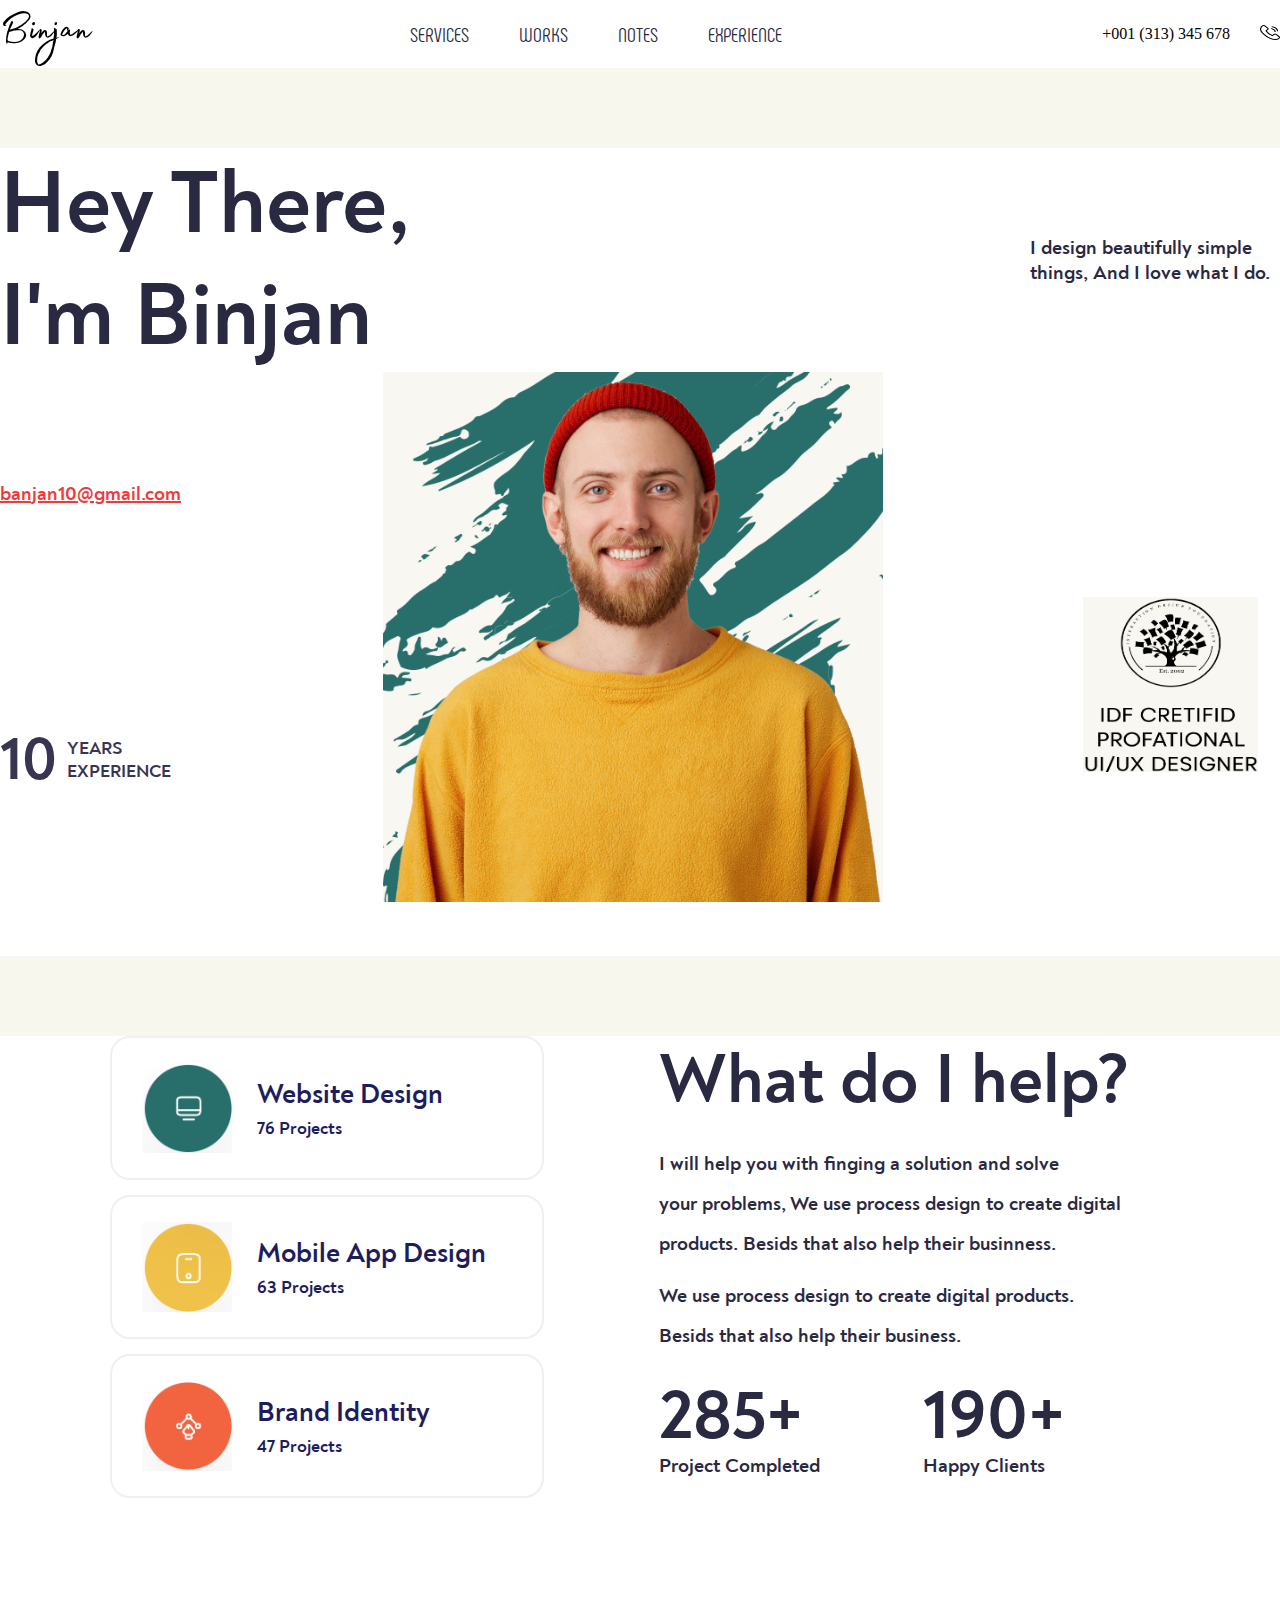
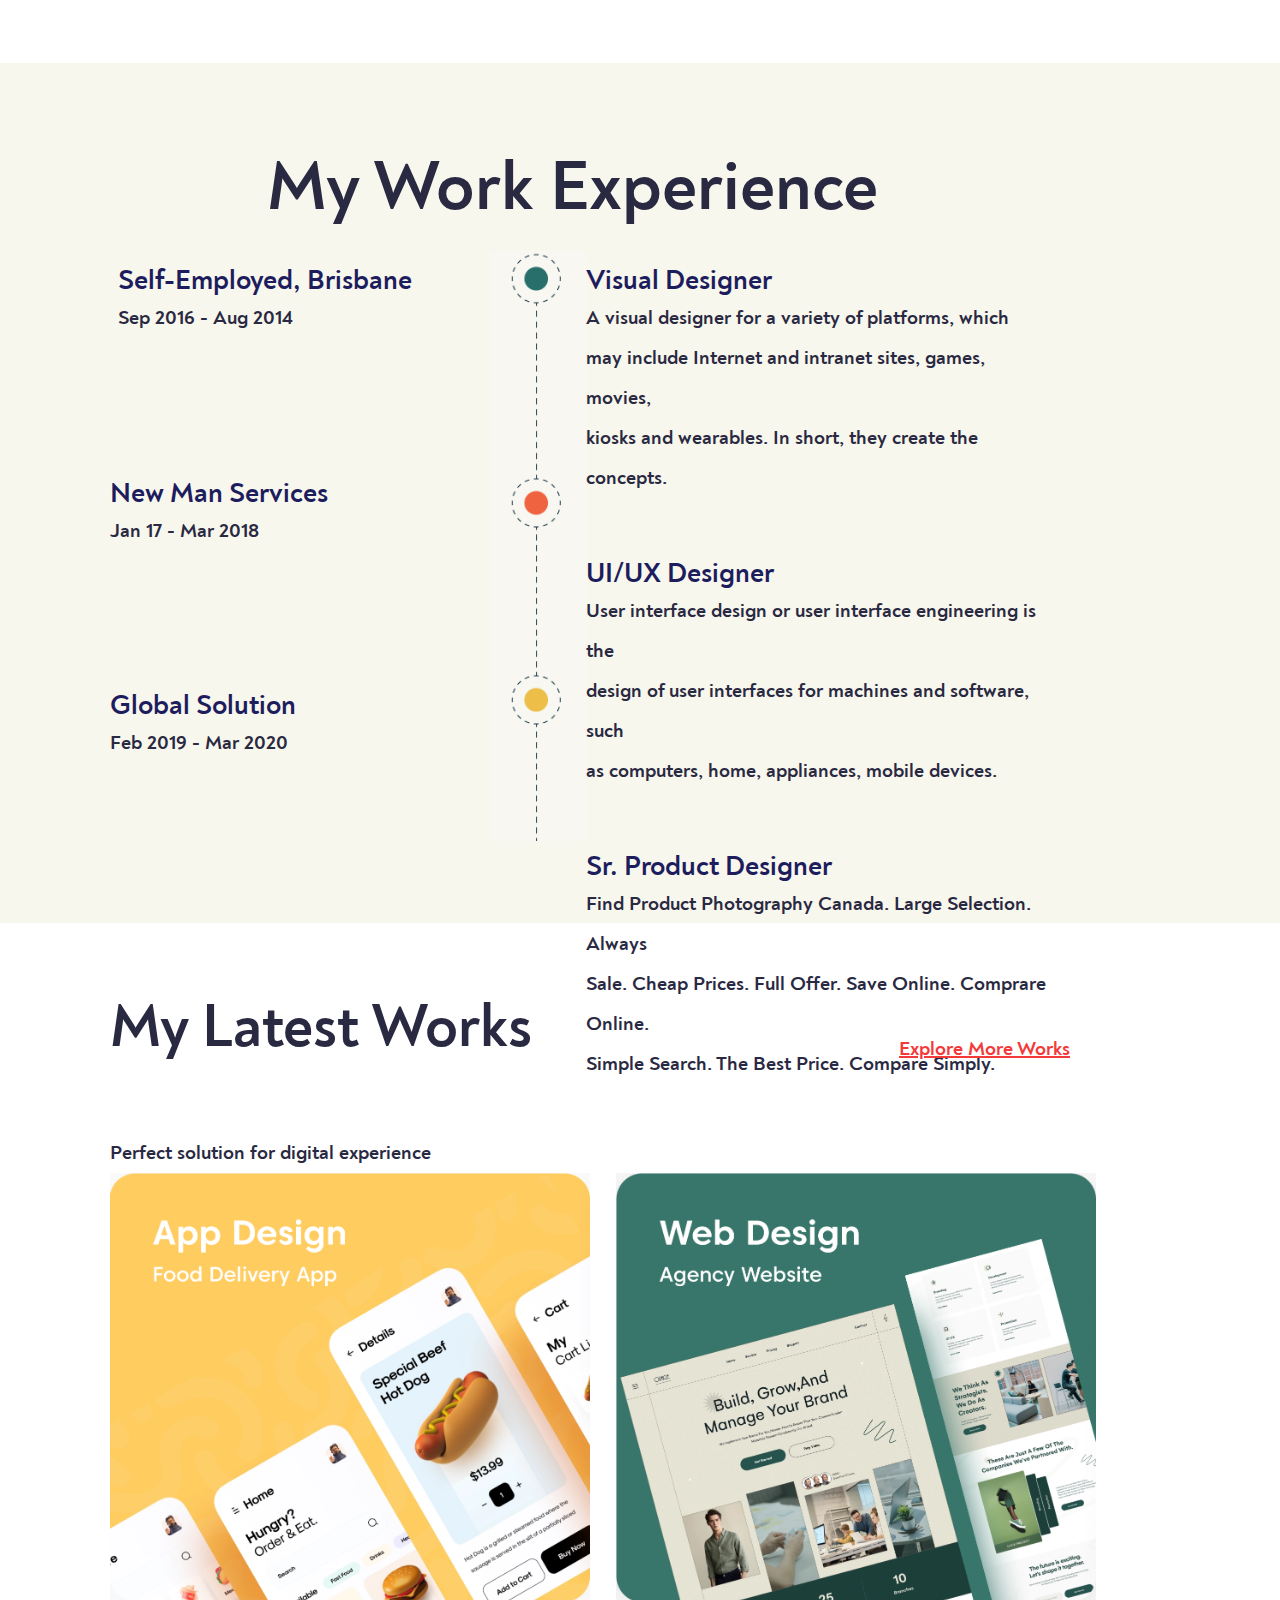
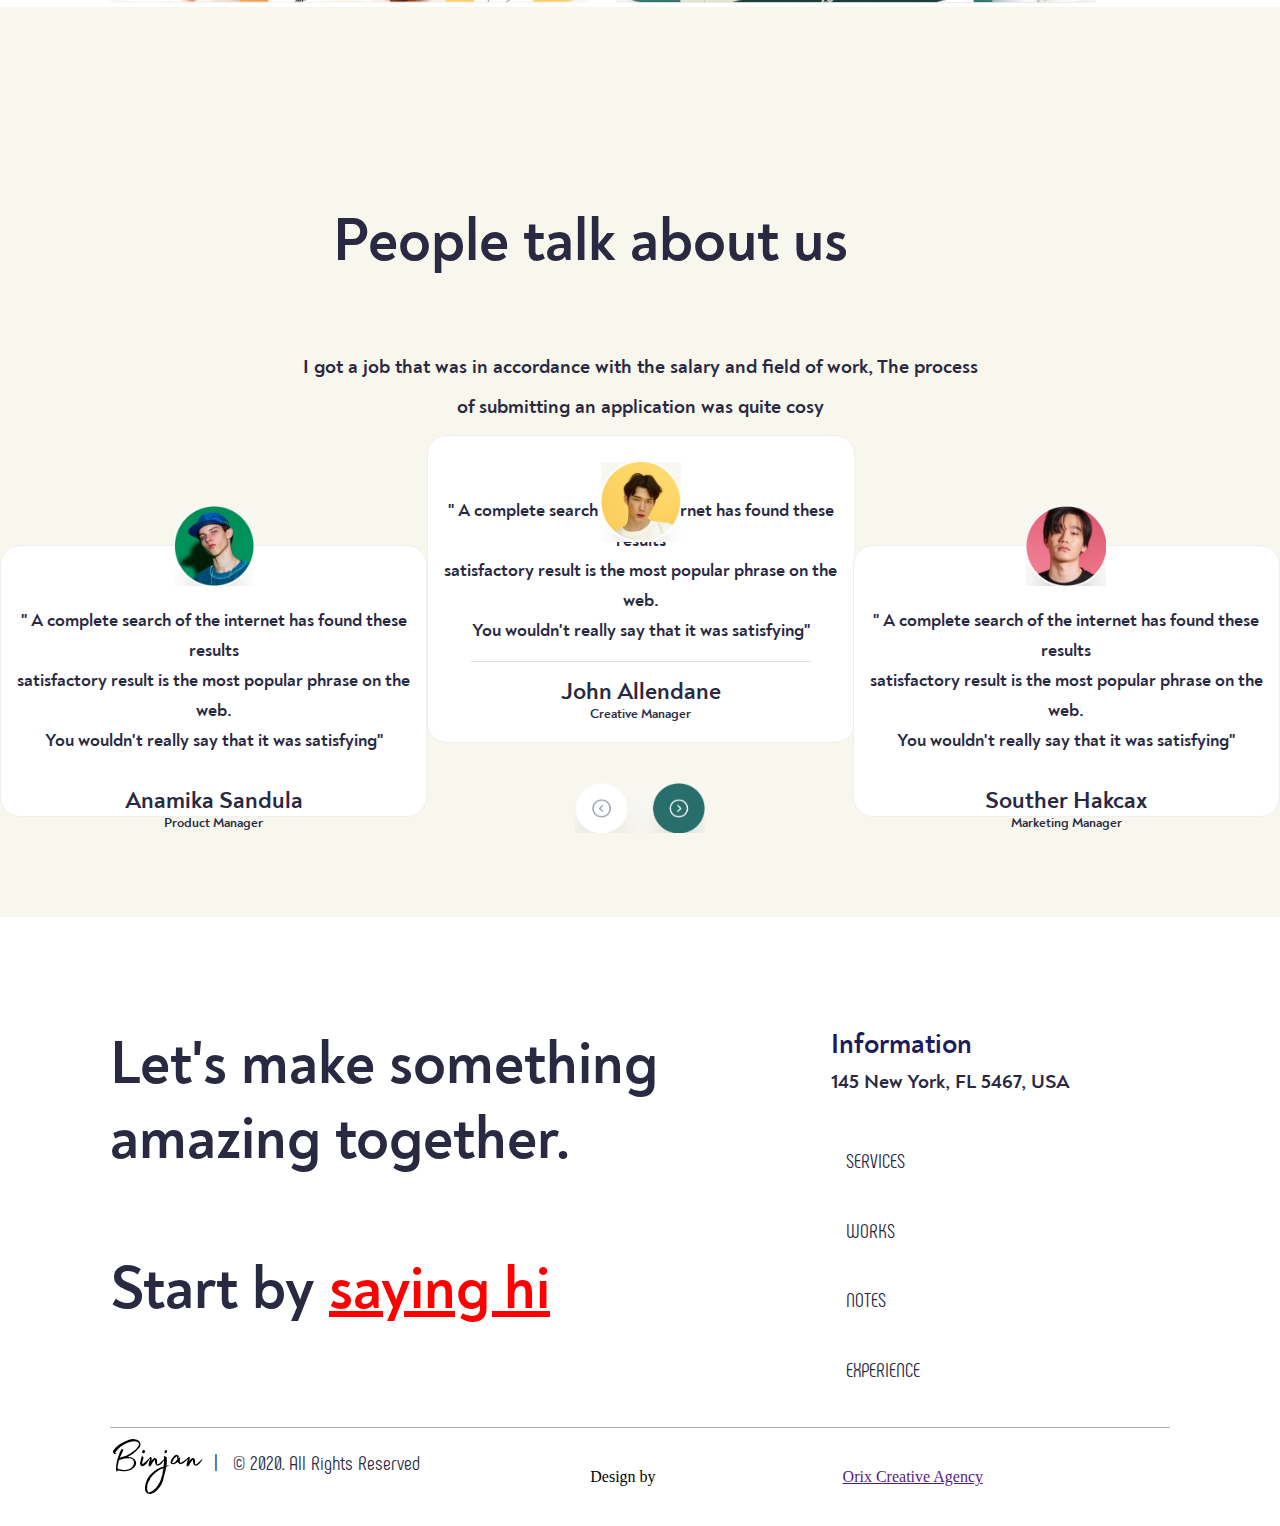
<file: index.html>
<!DOCTYPE html>
<html lang="en">
<head>
    <meta charset="UTF-8">
    <meta http-equiv="X-UA-Compatible" content="IE=edge">
    <meta name="viewport" content="width=device-width, initial-scale=1.0">
    <title>Dribble - Portfolio.png by Sajon</title>
    <link rel="stylesheet" href="style.css">
</head>
<body id="my_body">
    <div id="section1">
        <header id="my_header">
            <div id="name_enterprise">Binjan</div>

            <div class="my_row">
                <a href="" class="text_decoration_none">SERVICES</a>
                <a href="" class="text_decoration_none">WORKS</a>
                <a href="" class="text_decoration_none">NOTES</a>
                <a href="" class="without_margin">EXPERIENCE</a>
            </div>

            <div class="my_row">
                <p class="">+001 (313) 345 678</p>
                <a href="" class=""><img src="images/phone.png" alt="" id="icon_phone"></a>
            </div>
        </header>

        <div class="sized_box"></div>

        <div id="banner">
            <h1 id="my_title_banner">Hey There, <br> I'm Binjan</h1>
            <div id="height_my_text_box">
                <p class="my_text">I design beautifully simple things, And I love what I do.</p>
            </div>
        </div>

        <div id="container_img_persons" class="">
            <div id="column" class="">
                <a href="" class="a_reference">banjan10@gmail.com</a>
                <div id="ten_years">
                    <p class="text_ten_years2">
                        10
                    </p>
                    <p class="text_ten_years">
                        YEARS <br> EXPERIENCE
                    </p>
                </div>
            </div>

            <div id="" class="">
                <img src="images/person.png" alt="" height="530px" width="500px">
            </div>

            <div id="height_img_person2" class="">
                <img src="images/person2.png" alt="" height="175px" width="175px">
            </div>
        </div>
    </section>

    <div class="sized_box"></div>

    <div class="" id="container2">
        <div class="" id="">
            <div class="images_container2">
                <img src="images/PC.png" alt="" height="90px" width="90px">
                <div class="container_text_container2" id="">
                    <a href="" id="" class="text_images_container2">Website Design</a>
                    <div id="spacing_container2"></div>
                    <p class="text2_images_container2">76 Projects</p>
                </div>
            </div>

            <div class="images_container2">
                <img src="images/MOVIL.png" alt="" height="90px" width="90px">
                <div class="container_text_container2" id="">
                    <a href="" id="" class="text_images_container2">Mobile App Design</a>
                    <div id="spacing_container2"></div>
                    <p class="text2_images_container2">63 Projects</p>
                </div>
            </div>

            <div class="images_container2">
                <img src="images/BRAND.png" alt="" height="90px" width="90px">
                <div class="container_text_container2" id="">
                    <a href="" id="" class="text_images_container2">Brand Identity</a>
                    <div id="spacing_container2"></div>
                    <p class="text2_images_container2">47 Projects</p>
                </div>
            </div>
        </div>

        <div class="" id="subtitle_container2">
            <p class="my_subtitles1">What do I help?</p>
            <p class="my_text2">I will help you with finging a solution and solve <br> your problems, We use process design to create digital products. Besids that also help their businness.</p>
            <div id="spacing2_container2"></div>
            <p class="my_text2">We use process design to create digital products. <br> Besids that also help their business.</p>
            <div class="" id="ratings">
                <div class="" id="">
                    <p class="my_subtitles">285+</p>
                    <p class="my_text2">Project Completed</p>
                </div>
                <div class="" id="">
                    <p class="my_subtitles">190+</p>
                    <p class="my_text2">Happy Clients</p>
                </div>
            </div>
        </div>
    </div>

    <div class="sized_box2"></div>

    <div id="container3">
        <div class="sized_box"></div>
        <div id="my_subtitle_box_container3">
            <p class="my_subtitles1">My Work Experience</p>
        </div>

    <div class="" id="my_row_columns_container3">
        <div class="" id="column1_container3">
            <div class="" id="my_center_margin">
                <p class="text_images_container2">Self-Employed, Brisbane</p>
                <p class="my_text2">Sep 2016 - Aug 2014</p>
            </div>

            <div class="" id="">
                <p class="text_images_container2">New Man Services</p>
                <p class="my_text2">Jan 17 - Mar 2018</p>
            </div>

            <div class="" id="">
                <p class="text_images_container2">Global Solution</p>
                <p class="my_text2">Feb 2019 - Mar 2020</p>
            </div>
        </div>

        <img src="images/icons.png" alt="" width="100px" height="590px" id="my_icons_margin">

        <div class="" id="column2_container3">
            <div class="my_box_column2" id="">
                <p class="text_images_container2">Visual Designer</p>
                <p class="my_text2">A visual designer for a variety of platforms, which <br> may include Internet and intranet sites, games, movies, <br> kiosks and wearables. In short, they create the concepts.</p>
            </div>

            <div class="my_box_column2" id="">
                <p class="text_images_container2">UI/UX Designer</p>
                <p class="my_text2">User interface design or user interface engineering is the <br> design of user interfaces for machines and software, such <br> as computers, home, appliances, mobile devices.</p>
            </div>

            <div class="" id="">
                <p class="text_images_container2">Sr. Product Designer</p>
                <p class="my_text2">Find Product Photography Canada. Large Selection. Always <br> Sale. Cheap Prices. Full Offer. Save Online. Comprare Online. <br> Simple Search. The Best Price. Compare Simply.</p>
            </div>
        </div>
    </div>
    </div>

    <div class="sized_box"></div>

    <div class="" id="container4">
        <div class="" id="my_row_container4">
            <div class="" id="">
                <p class="my_subtitles2">My Latest Works</p>
                <p class="my_text2">Perfect solution for digital experience</p>
            </div>

            <div class="my_a_reference_container4" id="">
                <a href="" class="a_reference">Explore More Works</a>
            </div>
        </div>

        <div class="" id="">
            <img src="images/article1.png" alt="" height="430px" width="480px" id="my_image_article">
            <img src="images/article2.png" alt="" height="430px" width="480px">
        </div>
    </div>
    
    <div class="sized_box"></div>

<div class="" id="container5">
    <div id="my_box_subtitle_container5">
        <p class="my_subtitles2" id="">People talk about us</p>
        <p class="my_text2" id="">I got a job that was in accordance with the salary and field of work, The process <br> of submitting an application was quite cosy</p>
    </div>
    <div class="sized_box3"></div>
</div>

<div class="" id="container6">
    <div class="my_text_container6" id="">
        <img src="images/person4.png" alt="" id="" class="image1_container6" height="80px" width="80px">
        <p class="my_text3">" A complete search of the internet has found these results <br> satisfactory result is the most popular phrase on the web. <br> You wouldn't really say that it was satisfying"</p>
        <div class="divider"></div>
        <p class="my_text4">Anamika Sandula</p>
        <p class="mini_description">Product Manager</p>
    </div>

    <div class="my_text2_container6" id="">
        <div class="my_text3_container6" id="">
            <img src="images/person3.png" alt="" id="" class="image2_container6" height="80px" width="80px">
            <p class="my_text3">" A complete search of the internet has found these results <br> satisfactory result is the most popular phrase on the web. <br> You wouldn't really say that it was satisfying"</p>
            <div class="divider"></div>
            <p class="my_text4">John Allendane</p>
            <p class="mini_description">Creative Manager</p>
        </div>
        <img src="images/previous_next.png" alt="" id="image_previous_next" height="50px" width="130px">
    </div>

    <div class="my_text_container6" id="">
        <img src="images/person5.png" alt="" id="" class="image1_container6" height="80px" width="80px">
        <p class="my_text3">" A complete search of the internet has found these results <br> satisfactory result is the most popular phrase on the web. <br> You wouldn't really say that it was satisfying"</p>
        <div class="divider"></div>
        <p class="my_text4">Souther Hakcax</p>
        <p class="mini_description">Marketing Manager</p>
    </div>
</div>

<div class="sized_box"></div>

<div class="sized_box4"></div>

<div class="" id="container7">
    <div class="my_column_container7" id="">
        <p class="my_subtitles_container7">Let's make something <br> amazing together.</p>
        <div class="my_row2_container7" id="">
            <p class="my_subtitles_container7">Start by </p> <a href="" class="my_subtitles3"> saying hi</a>
        </div>
    </div>

    <div class="my_column2_container7" id="">
        <div class="" id="">
            <p class="text_images_container2">Information</p>
            <p class="my_text2">145 New York, FL 5467, USA</p>
        </div>
        <div class="my_column3_container7" id="">
            <a href="" class="text_decoration2_none">SERVICES</a>
            <a href="" class="text_decoration2_none">WORKS</a>
            <a href="" class="text_decoration2_none">NOTES</a>
            <a href="" class="text_decoration2_none">EXPERIENCE</a>
        </div>
    </div>
</div>

<div class="divider_container7" id=""></div>

<footer>
    <div class="name_enterprise_footer" id="">
        <p id="name_enterprise">Binjan</p>
        <p class="text_decoration2_none"> | </p>
        <p class="text_decoration2_none" id="">© 2020. All Rights Reserved</p>
    </div>

    <div class="name_enterprise2_footer" id="">
        <p class="name_enterprise2_footer">Design by</p>
        <a href="" class="">Orix Creative Agency</a>
    </div>
</footer>

</body>
</html>
</file>
<file: style.css>
@font-face {
    font-family: "MadelynFill-Trial-Regular";
    src: url('fonts/Madelyn/Non-commercial/TTF/MadelynFill-Trial-Regular.ttf');
}

@font-face {
    font-family: "Phenomena-Regular";
    src: url('fonts/Phenomena/Commercial/TTF/Phenomena-Regular.ttf');
}

@font-face {
    font-family: "Noah-Bold";
    src: url('fonts/Noah/Commercial/TTF/Noah-Bold.ttf');
}

.sized_box {
    height: 80px;
    background-color: #f8f7ed;
}

.sized_box2 {
    height: 150px;
}

.sized_box3 {
    height: 30px;
}

.sized_box4 {
    height: 110px;
}


#my_body {
    margin: 0%;
    padding: 0%;
}

#container {
    padding-left: 110px;
    padding-right: 110px;
    background-color: #f8f7ed;
}

#my_header {
    margin: 0%;
    padding: 0%;
    display: flex;
    flex-direction: row;
    justify-content: space-between;
}

#name_enterprise {
    padding: 0%;
    margin: 0%;
    font-family: MadelynFill-Trial-Regular;
    font-size: 50px;
}


.text_decoration_none {
    color: black;
    font-family: Phenomena-Regular;
    text-decoration: none;
    margin-right: 50px;
    font-size: 20px;
    color: rgb(41, 41, 66);
}

.text_decoration2_none {
    color: black;
    font-family: Phenomena-Regular;
    text-decoration: none;
    margin: 0%;
    padding-left: 15px;
    font-size: 20px;
    color: rgb(41, 41, 66);
}

.text_decoration3_none {
    color: black;
    font-family: Phenomena-Regular;
    text-decoration: none;
    margin: 0%;
    padding-right: 8px;
    font-size: 20px;
    color: rgb(41, 41, 66);
}

.without_margin {
    color: black;
    font-size: 20px;
    font-family: Phenomena-Regular;
    text-decoration: none;
    margin: 0%;
    color: rgb(41, 41, 66);
}

#icon_phone {
    padding: 0%;
    margin: 0%;
    height: 15px;
    width: 20px;
    margin-left: 30px;
}

.my_row {
    margin: 0%;
    padding: 0%;
    align-items: center;
    justify-content: space-between;
    display: flex;
}

#banner {
    margin: 0%;
    padding: 0%;
    display: flex;
    align-items: center;
    justify-content: space-between;
}

#my_title_banner {
    margin: 0%;
    padding: 0%;
    font-size: 90px;
    font-family: Noah-Bold;
    color: rgb(41, 41, 66);
}

.my_text {
    margin: 0%;
    padding: 0%;
    font-size: 20px;
    font-family: Noah-Bold;
    color: rgb(41, 41, 66);
}

#height_my_text_box {
    margin: 0%;
    padding: 0%;
    width: 250px;
}

#container_img_persons {
    width: 98.3%;
    display: flex;
    justify-content: space-between;
    margin-bottom: 50px;
    padding: 0%;
}

#column {
    justify-content: space-around;
    width: 183px;
    display: flex;
    flex-direction: column;
    margin: 0%;
    padding: 0%;
}

#ten_years{
    align-items: center;
    display: flex;
    flex-direction: row;
    justify-content: space-between;
    width: 130px;
    margin: 0%;
    padding: 0%;
}

#height_img_person {
    height: 530px;
    width: 500px;
    margin: 0%;
    padding: 0%;
}

#height_img_person2 {
    height: 400px;
    margin: 0%;
    padding: 0%;
    display: flex;
    align-items: flex-end;

}


.a_reference {
    font-family: Noah-Bold;
    color: rgb(243, 57, 57);
    font-size: 20px;
    margin: 0%;
    padding: 0%;
}

.text_ten_years {
    font-family: Noah-Bold;
    color: rgb(56, 53, 83);
    font-size: 18px;
    margin: 0%;
    padding: 0%;
}

.text_ten_years2 {
    font-family: Noah-Bold;
    color: rgb(56, 53, 83);
    font-size: 60px;
    margin: 0%;
    padding-right: 10px;
}
/* ------------------------- */
#container2 {
    padding-left: 110px;
    padding-right: 110px;
    display: flex;
    justify-content: space-between;
}

.images_container2 {
    height: 140px;
    width: 400px;
    margin-bottom: 15px;
    padding-left: 30px;
    display: flex;
    align-items: center;
    border: 2px solid rgb(241, 239, 239);
    border-radius: 20px;
}

#spacing_container2 {
    height: 5px;
}

#spacing2_container2 {
    height: 12px;
}

.container_text_container2 {
    margin-left: 25px;
}

.text_images_container2 {
    padding: 0%;
    margin: 0%;
    color: rgb(29, 29, 94);
    font-size: 28px;
    text-decoration: none;
    font-family: Noah-Bold;
}

.text2_images_container2 {
    margin: 0%;
    padding: 0%;
    font-size: 18px;
    color: rgb(29, 29, 94);
    font-family: Noah-Bold;
}

.my_subtitles {
    margin: 0%;
    padding-top: 30px;
    padding-bottom: 0%;
    margin-bottom: 0%;
    font-size: 70px;
    font-family: Noah-Bold;
    color: rgb(41, 41, 66);
    line-height: 60px;
}

.my_subtitles1 {
    margin-top: 0%;
    margin-bottom: 20px;
    padding: 0%;
    font-size: 70px;
    font-family: Noah-Bold;
    color: rgb(41, 41, 66);
}

.my_subtitles2 {
    padding-right: 100px;
    font-size: 60px;
    font-family: Noah-Bold;
    color: rgb(41, 41, 66);
    line-height: 90px;
}

.my_subtitles_container7 {
    margin: 0%;
    padding: 0%;
    font-size: 60px;
    font-family: Noah-Bold;
    color: rgb(41, 41, 66);
}

.my_subtitles3 {
    margin: 0%;
    padding-left: 15px;
    font-size: 60px;
    font-family: Noah-Bold;
    color: red;
}

.my_subtitles4 {
    margin: 0%;
    padding: 0%;
    font-size: 60px;
    font-family: Noah-Bold;
    color: rgb(41, 41, 66);
    line-height: 60px;
}

#subtitle_container2 {
    width: 471px;
    padding-right: 40px;
}

.my_text2 {
    margin: 0%;
    padding: 0%;
    font-size: 20px;
    font-family: Noah-Bold;
    color: rgb(41, 41, 66);
    line-height: 40px;
}

#ratings {
    display: flex;
    justify-content: space-between;
    padding-right: 65px;
}

/*-------------------*/

#container3 {
    padding-left: 110px;
    padding-right: 110px;
    background-color: #f8f7ed;
}

#my_subtitle_box_container3 {
    display: flex;
    justify-content: center;
    padding-right: 135px;
}

#column1_container3 {
    height: 500px;
    display: flex;
    flex-direction: column;
    justify-content: space-between;
    margin-right: 47px;
    margin-top: 12px;
}

#column2_container3 {
    height: 580px;
    display: flex;
    flex-direction: column;
    justify-content: space-between;
    padding-right: 180px;
    margin-top: 12px;
    padding-right: 120px;
}

#my_row_columns_container3 {
    display: flex;
    justify-content: space-between;
}

.my_box_column2 {
    padding-bottom: 58px;
}

#my_center_margin {
    width: 295px;
    margin-left: 8px;
}

#my_icons_margin {
    padding-left: 30px;
}

/*---------------------*/
#container4 {
    padding-left: 110px;
    padding-right: 110px;
}

.my_a_reference_container4{
    margin-right: 100px;
    }

#my_image_article {
margin-right: 22px;
}



#my_row_container4 {
    display: flex;
    justify-content: space-between;
    align-items: center;
}

/*-------------------------------*/

#container5 {
    padding-top: 50px;
    padding-left: 110px;
    padding-right: 110px;
    background-color: #f8f7ed;
}

#my_box_subtitle_container5 {
    display: flex;
    flex-direction: column;
    justify-items: center;
    align-items: center;
    text-align: center;
}

/*-------------------------------------*/

#container6 {
    height: 380px;
    display: flex;
    margin: 0%;
    padding: 0%;
    background-color: #f8f7ed;
    align-items: flex-end;
}

.my_text_container6{
    padding-top: 60px;
    padding-bottom: 20px;
    margin-bottom: 20px;
    width: 33.33%;
    height: 50%;
    border-radius: 20px;
    position: relative;
    background-color: white;
    border: 1px solid rgb(243, 238, 238);
    text-align: center;
    display: flex;
    flex-direction: column;
    align-items: center;
}

.my_text2_container6{
    margin-top: 30px;
    width: 33.33%;
    text-align: center;
}

.my_text3_container6{
    padding-top: 60px;
    padding-bottom: 20px;
    width: 100%;
    border-radius: 20px;
    position: relative;
    background-color: white;
    border: 1px solid rgb(243, 238, 238);
    display: flex;
    flex-direction: column;
    align-items: center;
}

.image1_container6 {
    position: absolute;
    bottom: 230px;
    left: auto;
}

.image2_container6 {
    position: absolute;
    bottom: 200px;
    left: auto;
}

.my_text3 {
    margin: 0%;
    padding-bottom: 15px;
    font-size: 18px;
    font-family: Noah-Bold;
    color: rgb(41, 41, 66);
    line-height: 30px;
}

.my_text4 {
    margin: 0%;
    padding-top: 15px;
    font-size: 24px;
    font-family: Noah-Bold;
    color: rgb(41, 41, 66);
}

.divider {
    background-color: rgb(228, 220, 220);
    height: 1px;
    width: 340px;    
    justify-content: center;
}

#image_previous_next {
    padding-top: 40px;
}

.mini_description {
    margin: 0%;
    font-size: smaller;
    font-family: Noah-Bold;
    color: rgb(41, 41, 66);
}

/*----------------------------*/
#container7 {
    display: flex;
    padding-left: 110px;
    padding-right: 110px;
    padding-bottom: 0%;
    justify-content: space-between;
    margin: 0%;
}

.my_row_container7 {
    display: flex;
    justify-content: space-between;
}

.my_row2_container7 {
    display: flex;
}

.without_margin_text_container7 {
    margin: 0%;
    padding: 0%;
}

.my_column_container7 {
    padding: 0%;
    margin: 0%;
    display: flex;
    flex-direction: column;
    height: 300px;
    justify-content: space-between;
}

.my_column2_container7 {
    height: 400px;
    padding-right: 100px;
    margin: 0%;
    display: flex;
    flex-direction: column;
}

.my_column3_container7 {
    height: 400px;
    padding: 0%;
    margin: 0%;
    display: flex;
    flex-direction: column;
    justify-content: space-evenly;
} 

.divider_container7 {
    flex-direction: row;
    display: flex;
    justify-content: center;
    margin-left: 110px;
    margin-right: 110px;
    padding-bottom: 0%;
    height: 1px;
    background-color: rgb(179, 174, 174);
}

footer {
    padding-left: 110px;
    padding-right: 110px;
    display: flex;
    justify-content: space-between;
}

.my_row_footer {
    display: flex;
}

.name_enterprise_footer {
    margin: 0%;
    padding-bottom: 30px;
    margin-right: 20px;
    display: flex;
    align-items: center;
}

.name_enterprise2_footer {
    margin: 0%;
    padding-right: 180px;
    margin-right: 7px;
    display: flex;
    align-items: center;
}
</file>
